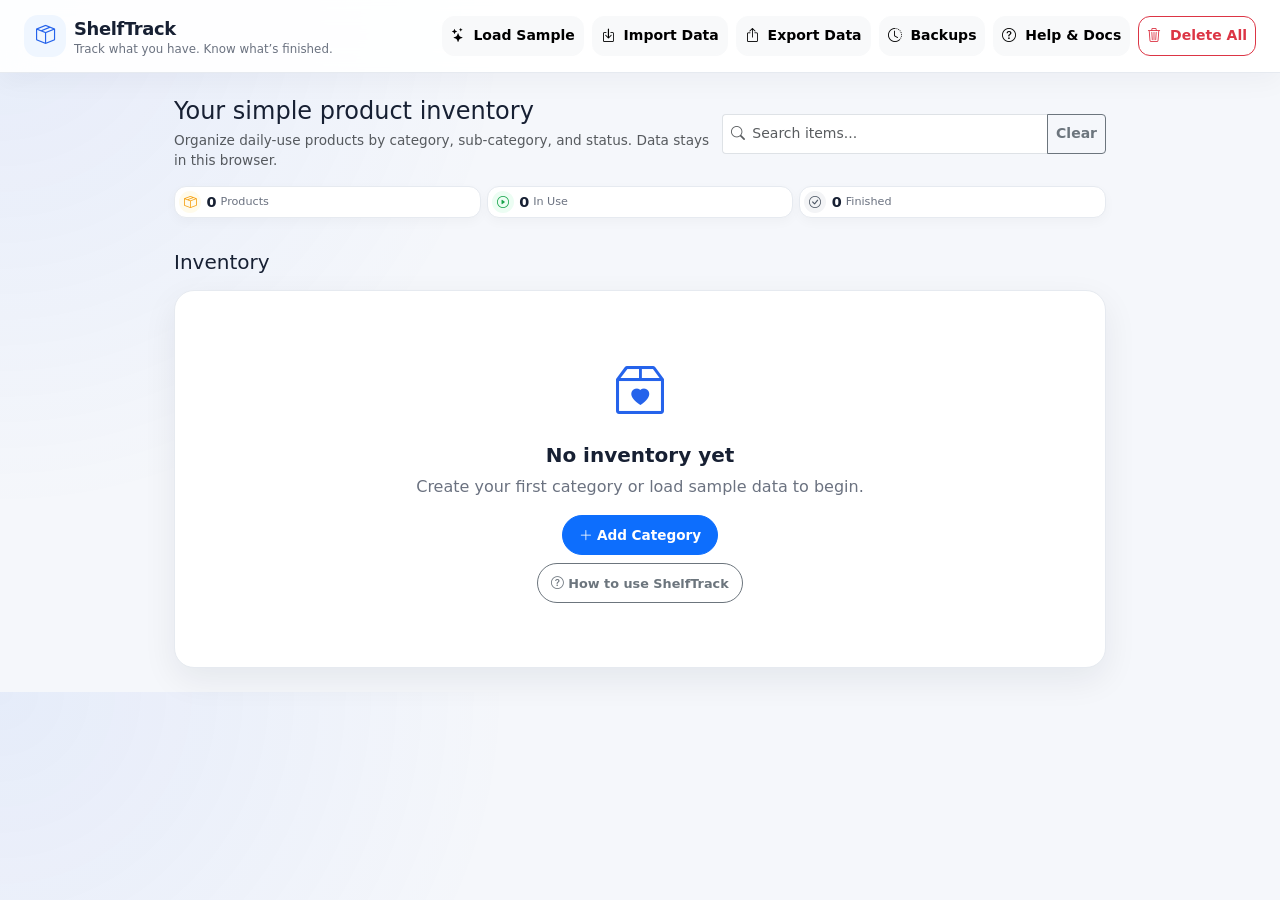
<file: public/index.html>
<!doctype html>
<html lang="en">
<head>
  <meta charset="utf-8">
  <meta name="viewport" content="width=device-width, initial-scale=1">
  <title>ShelfTrack - Personal Product Inventory</title>
  
  <!-- PWA Meta Tags -->
  <link rel="manifest" href="manifest.json">
  <meta name="theme-color" content="#4f46e5">
  <link rel="apple-touch-icon" href="icon.svg">
  <meta name="apple-mobile-web-app-capable" content="yes">
  <meta name="apple-mobile-web-app-status-bar-style" content="black-translucent">
  <meta name="apple-mobile-web-app-title" content="ShelfTrack">

  <link rel="icon" href="data:image/svg+xml,<svg xmlns=%22http://www.w3.org/2000/svg%22 viewBox=%220 0 100 100%22><text y=%22.9em%22 font-size=%2290%22>📦</text></svg>">
  <link href="https://cdn.jsdelivr.net/npm/bootstrap@5.3.3/dist/css/bootstrap.min.css" rel="stylesheet">
  <link href="https://cdn.jsdelivr.net/npm/bootstrap-icons@1.11.3/font/bootstrap-icons.css" rel="stylesheet">
  <link href="assets/css/app.css" rel="stylesheet">
</head>
<body>
  <!-- Register Service Worker -->
  <script>
    if ('serviceWorker' in navigator) {
      window.addEventListener('load', () => {
        navigator.serviceWorker.register('./sw.js').catch(error => {
          console.error('ServiceWorker registration failed: ', error);
        });
      });
    }
  </script>
  <nav class="navbar navbar-expand-lg navbar-light app-navbar sticky-top">
    <div class="container-fluid px-3 px-md-4">
      <a class="navbar-brand d-flex align-items-center gap-2" href="#">
        <span class="brand-icon"><i class="bi bi-box-seam"></i></span>
        <span>
          <strong>ShelfTrack</strong>
          <small class="d-block brand-tagline">Track what you have. Know what’s finished.</small>
        </span>
      </a>

      <button class="navbar-toggler" type="button" data-bs-toggle="collapse" data-bs-target="#topNavbar">
        <span class="navbar-toggler-icon"></span>
      </button>

      <div class="collapse navbar-collapse" id="topNavbar">
        <div class="ms-auto d-flex flex-wrap gap-2 mt-3 mt-lg-0">
          <button id="btnSeedSampleData" class="btn btn-light btn-sm">
            <i class="bi bi-stars me-1"></i> Load Sample
          </button>
          <button id="btnImportJson" class="btn btn-light btn-sm">
            <i class="bi bi-box-arrow-in-down me-1"></i> Import Data
          </button>
          <button id="btnExportJson" class="btn btn-light btn-sm">
            <i class="bi bi-box-arrow-up me-1"></i> Export Data
          </button>
          <button id="btnOpenBackups" class="btn btn-light btn-sm">
            <i class="bi bi-clock-history me-1"></i> Backups
          </button>
          <button id="btnDocs" class="btn btn-light btn-sm">
            <i class="bi bi-question-circle me-1"></i> Help & Docs
          </button>
          <button id="btnDeleteAll" class="btn btn-outline-danger btn-sm">
            <i class="bi bi-trash3 me-1"></i> Delete All
          </button>
        </div>
      </div>
    </div>
  </nav>

  <main class="container-fluid px-3 px-md-4 py-4">
    <section class="mb-3">
      <div class="row align-items-center g-2">
        <div class="col-lg-7 d-none d-lg-block">
          <h1 class="h4 mb-1">Your simple product inventory</h1>
          <p class="mb-0 text-muted" style="font-size:0.85rem;">Organize daily-use products by category, sub-category, and status. Data stays in this browser.</p>
        </div>
        <div class="col-lg-5 col-12">
          <div class="input-group search-container input-group-sm">
            <span class="input-group-text bg-white border-end-0 px-2">
              <i class="bi bi-search text-muted"></i>
            </span>
            <input
              type="text"
              id="searchInput"
              class="form-control border-start-0 ps-0"
              placeholder="Search items..."
              autocomplete="off"
            />
            <button class="btn btn-outline-secondary px-2" type="button" id="btnClearSearch">
              Clear
            </button>
          </div>
        </div>
      </div>
    </section>

    <section id="summaryCards" class="mb-4"></section>

    <section class="d-none d-md-block mb-3">
      <h2 class="h5 mb-1">Inventory</h2>
    </section>

    <section id="emptyState" class="empty-state d-none">
      <i class="bi bi-box2-heart"></i>
      <h3>No inventory yet</h3>
      <p>Create your first category or load sample data to begin.</p>
      <div class="d-flex flex-column align-items-center gap-2 mt-2">
        <button class="btn btn-primary btn-sm d-inline-flex align-items-center justify-content-center" id="btnEmptyAddCategory" style="font-size: 0.85rem; padding: 0.35rem 1rem; border-radius: 20px;">
          <i class="bi bi-plus-lg me-1"></i> Add Category
        </button>
        <a href="docs.html" class="btn btn-outline-secondary btn-sm d-inline-flex align-items-center justify-content-center" style="font-size: 0.8rem; padding: 0.25rem 0.85rem; border-radius: 20px;">
          <i class="bi bi-question-circle me-1"></i> How to use ShelfTrack
        </a>
      </div>
    </section>

    <section id="inventoryContainer"></section>

    <div id="addCategoryActionContainer" class="mt-4">
      <button id="btnAddCategory" class="btn btn-outline-primary w-100 py-3" style="border-radius: 16px; border-style: dashed; border-width: 2px;">
        <i class="bi bi-plus me-2"></i> Add New Category
      </button>
    </div>
  </main>

  <input type="file" id="jsonFileInput" class="d-none" accept="application/json,.json">

  <div class="toast-container position-fixed bottom-0 end-0 p-3" id="toastContainer"></div>

  <!-- Category Modal -->
  <div class="modal fade" id="categoryModal" tabindex="-1" aria-hidden="true">
    <div class="modal-dialog modal-dialog-centered">
      <div class="modal-content">
        <form id="categoryForm">
          <div class="modal-header">
            <h5 class="modal-title" id="categoryModalTitle">Add Category</h5>
            <button type="button" class="btn-close" data-bs-dismiss="modal"></button>
          </div>
          <div class="modal-body">
            <input type="hidden" id="categoryId">
            <label class="form-label" for="categoryName">Category name</label>
            <input class="form-control" id="categoryName" required maxlength="80" placeholder="e.g. Makeup">
          </div>
          <div class="modal-footer">
            <button type="button" class="btn btn-outline-secondary" data-bs-dismiss="modal">Cancel</button>
            <button type="submit" class="btn btn-primary">Save Category</button>
          </div>
        </form>
      </div>
    </div>
  </div>

  <!-- Sub-category Modal -->
  <div class="modal fade" id="subCategoryModal" tabindex="-1" aria-hidden="true">
    <div class="modal-dialog modal-dialog-centered">
      <div class="modal-content">
        <form id="subCategoryForm">
          <div class="modal-header">
            <h5 class="modal-title" id="subCategoryModalTitle">Add Sub-category</h5>
            <button type="button" class="btn-close" data-bs-dismiss="modal"></button>
          </div>
          <div class="modal-body">
            <input type="hidden" id="subCategoryId">
            <input type="hidden" id="subCategoryCategoryId">
            <label class="form-label" for="subCategoryName">Sub-category name</label>
            <input class="form-control" id="subCategoryName" required maxlength="80" placeholder="e.g. Lipsticks">
          </div>
          <div class="modal-footer">
            <button type="button" class="btn btn-outline-secondary" data-bs-dismiss="modal">Cancel</button>
            <button type="submit" class="btn btn-primary">Save Sub-category</button>
          </div>
        </form>
      </div>
    </div>
  </div>

  <!-- Product Modal -->
  <div class="modal fade" id="productModal" tabindex="-1" aria-hidden="true">
    <div class="modal-dialog modal-dialog-centered">
      <div class="modal-content">
        <form id="productForm">
          <div class="modal-header">
            <h5 class="modal-title" id="productModalTitle">Add Product</h5>
            <button type="button" class="btn-close" data-bs-dismiss="modal"></button>
          </div>
          <div class="modal-body">
            <input type="hidden" id="productId">
            <input type="hidden" id="productCategoryId">
            <input type="hidden" id="productSubCategoryId">
            <div class="mb-3">
              <label class="form-label" for="productName">Product name</label>
              <input class="form-control" id="productName" required maxlength="120" placeholder="e.g. Loreal Lips">
            </div>
            <div>
              <label class="form-label" for="productStatus">Status</label>
              <select class="form-select" id="productStatus" required>
                <option value="in_use">In Use</option>
                <option value="finished">Finished</option>
              </select>
            </div>
          </div>
          <div class="modal-footer">
            <button type="button" class="btn btn-outline-secondary" data-bs-dismiss="modal">Cancel</button>
            <button type="submit" class="btn btn-primary">Save Product</button>
          </div>
        </form>
      </div>
    </div>
  </div>

  <!-- Confirm Modal -->
  <div class="modal fade" id="confirmModal" tabindex="-1" aria-hidden="true">
    <div class="modal-dialog modal-dialog-centered">
      <div class="modal-content">
        <div class="modal-header">
          <h5 class="modal-title" id="confirmModalTitle">Confirm Action</h5>
          <button type="button" class="btn-close" data-bs-dismiss="modal"></button>
        </div>
        <div class="modal-body" id="confirmModalBody"></div>
        <div class="modal-footer">
          <button type="button" class="btn btn-outline-secondary" data-bs-dismiss="modal">Cancel</button>
          <button type="button" class="btn btn-danger" id="confirmModalYes">Confirm</button>
        </div>
      </div>
    </div>
  </div>

  <!-- Delete All Modal -->
  <div class="modal fade" id="deleteAllModal" tabindex="-1" aria-hidden="true">
    <div class="modal-dialog modal-dialog-centered">
      <div class="modal-content border-danger">
        <div class="modal-header bg-danger text-white">
          <h5 class="modal-title"><i class="bi bi-exclamation-triangle me-2"></i>Delete All Data</h5>
          <button type="button" class="btn-close btn-close-white" data-bs-dismiss="modal"></button>
        </div>
        <div class="modal-body">
          <p>This will delete all categories, sub-categories, and products from this browser.</p>
          <p class="fw-semibold">A backup copy will be saved locally before deletion.</p>
          <label class="form-label" for="deleteAllConfirmText">Type <code>delete-all</code> to confirm</label>
          <input class="form-control" id="deleteAllConfirmText" placeholder="delete-all">
        </div>
        <div class="modal-footer">
          <button type="button" class="btn btn-outline-secondary" data-bs-dismiss="modal">Cancel</button>
          <button type="button" class="btn btn-danger" id="deleteAllConfirmButton" disabled>Delete Everything</button>
        </div>
      </div>
    </div>
  </div>

  <!-- Backups Modal -->
  <div class="modal fade" id="backupsModal" tabindex="-1" aria-hidden="true">
    <div class="modal-dialog modal-lg modal-dialog-centered modal-dialog-scrollable">
      <div class="modal-content">
        <div class="modal-header">
          <h5 class="modal-title"><i class="bi bi-clock-history me-2"></i>Local Backups</h5>
          <button type="button" class="btn-close" data-bs-dismiss="modal"></button>
        </div>
        <div class="modal-body">
          <div id="backupsList"></div>
        </div>
        <div class="modal-footer">
          <button type="button" class="btn btn-outline-secondary" data-bs-dismiss="modal">Close</button>
        </div>
      </div>
    </div>
  </div>

  <script src="https://cdn.jsdelivr.net/npm/bootstrap@5.3.3/dist/js/bootstrap.bundle.min.js"></script>
  <script type="module" src="assets/js/app.js"></script>
</body>
</html>
</file>
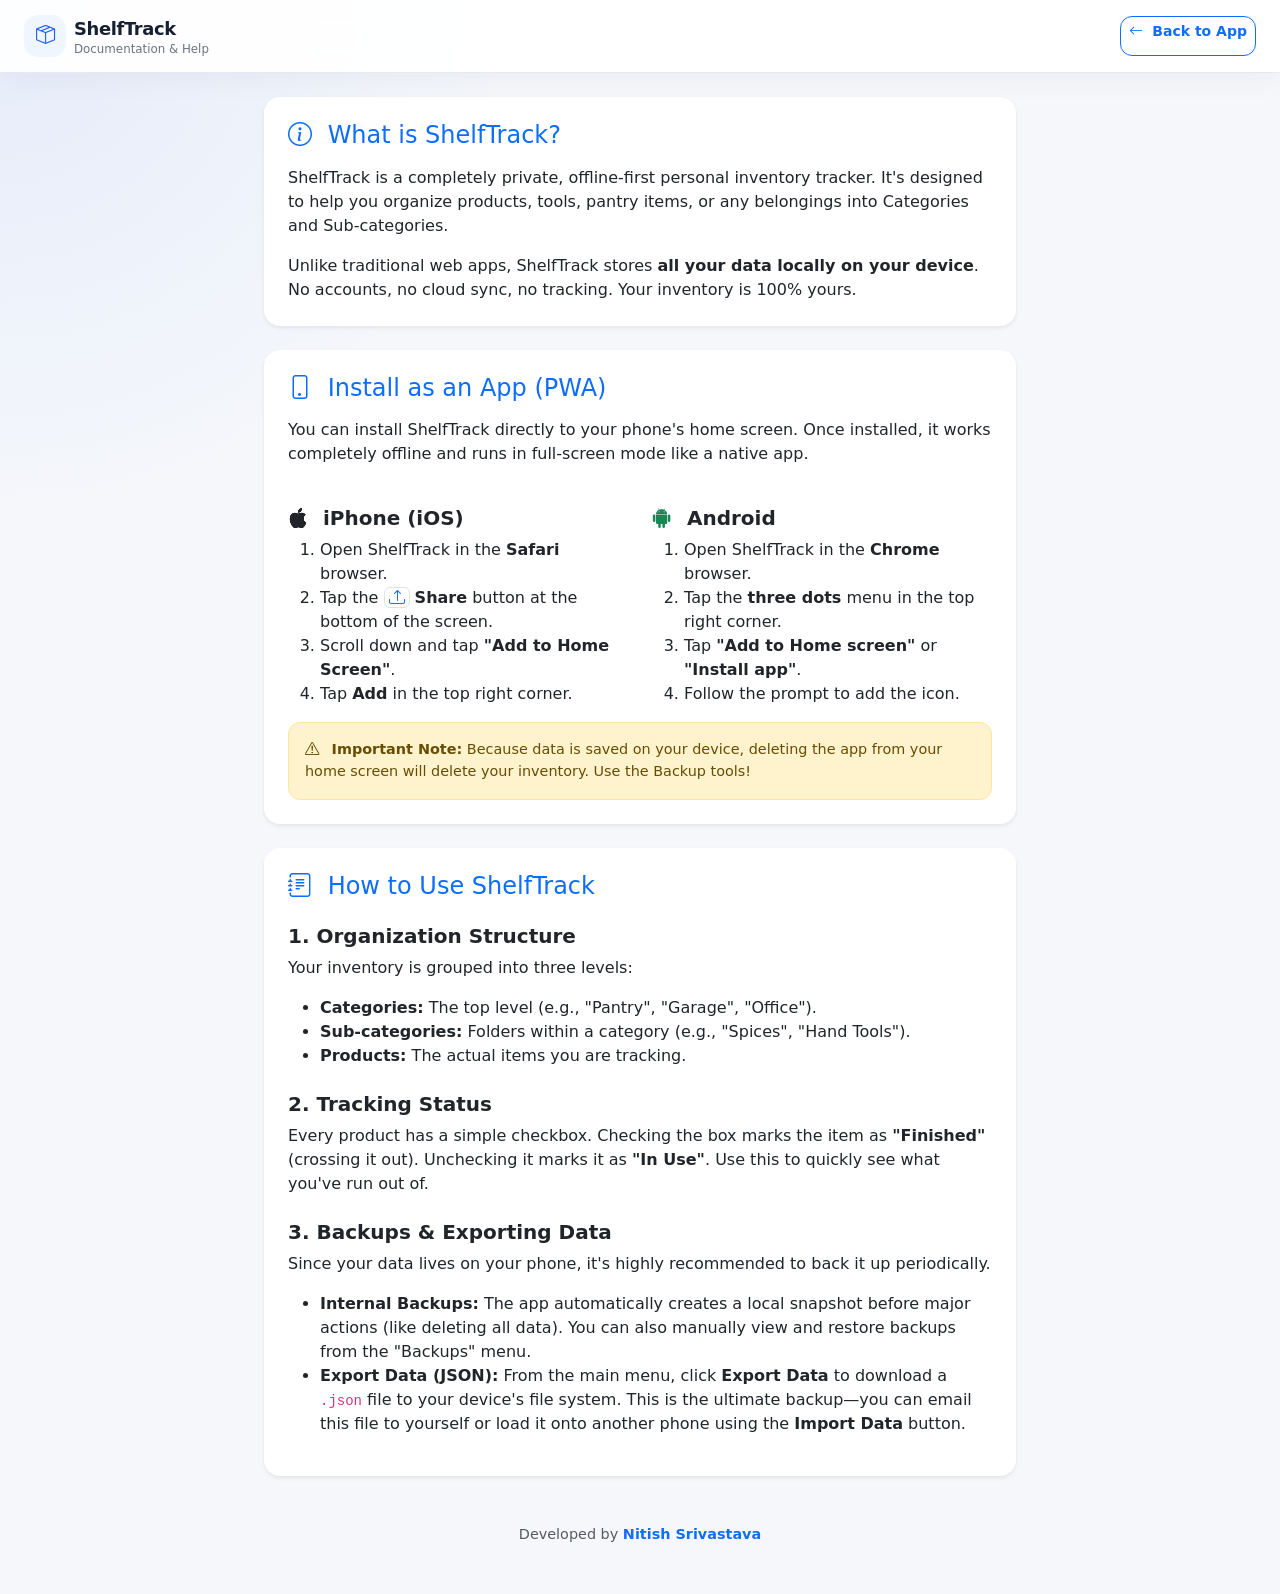
<file: public/docs.html>
<!doctype html>
<html lang="en">
<head>
  <meta charset="utf-8">
  <meta name="viewport" content="width=device-width, initial-scale=1">
  <title>ShelfTrack - Documentation</title>
  
  <!-- PWA Meta Tags -->
  <link rel="manifest" href="manifest.json">
  <meta name="theme-color" content="#4f46e5">
  <link rel="apple-touch-icon" href="icon.svg">
  <meta name="apple-mobile-web-app-capable" content="yes">
  <meta name="apple-mobile-web-app-status-bar-style" content="black-translucent">
  <meta name="apple-mobile-web-app-title" content="ShelfTrack">

  <link rel="icon" href="data:image/svg+xml,<svg xmlns=%22http://www.w3.org/2000/svg%22 viewBox=%220 0 100 100%22><text y=%22.9em%22 font-size=%2290%22>📦</text></svg>">
  <link href="https://cdn.jsdelivr.net/npm/bootstrap@5.3.3/dist/css/bootstrap.min.css" rel="stylesheet">
  <link href="https://cdn.jsdelivr.net/npm/bootstrap-icons@1.11.3/font/bootstrap-icons.css" rel="stylesheet">
  <link href="assets/css/app.css" rel="stylesheet">
</head>
<body>
  <nav class="navbar navbar-expand-lg navbar-light app-navbar sticky-top">
    <div class="container-fluid px-3 px-md-4">
      <a class="navbar-brand d-flex align-items-center gap-2" href="index.html">
        <span class="brand-icon"><i class="bi bi-box-seam"></i></span>
        <span>
          <strong>ShelfTrack</strong>
          <small class="d-block brand-tagline">Documentation & Help</small>
        </span>
      </a>
      <div class="ms-auto">
        <a href="index.html" class="btn btn-outline-primary btn-sm">
          <i class="bi bi-arrow-left me-1"></i> Back to App
        </a>
      </div>
    </div>
  </nav>

  <main class="container-fluid px-3 px-md-4 py-4" style="max-width: 800px; margin: 0 auto;">
    
    <div class="card shadow-sm border-0 mb-4" style="border-radius: 16px;">
      <div class="card-body p-4">
        <h2 class="h4 text-primary mb-3"><i class="bi bi-info-circle me-2"></i> What is ShelfTrack?</h2>
        <p>ShelfTrack is a completely private, offline-first personal inventory tracker. It's designed to help you organize products, tools, pantry items, or any belongings into Categories and Sub-categories.</p>
        <p class="mb-0">Unlike traditional web apps, ShelfTrack stores <strong>all your data locally on your device</strong>. No accounts, no cloud sync, no tracking. Your inventory is 100% yours.</p>
      </div>
    </div>

    <div class="card shadow-sm border-0 mb-4" style="border-radius: 16px;">
      <div class="card-body p-4">
        <h2 class="h4 text-primary mb-3"><i class="bi bi-phone me-2"></i> Install as an App (PWA)</h2>
        <p>You can install ShelfTrack directly to your phone's home screen. Once installed, it works completely offline and runs in full-screen mode like a native app.</p>
        
        <div class="row g-4 mt-1">
          <div class="col-md-6">
            <h5 class="fw-bold"><i class="bi bi-apple me-2 text-dark"></i> iPhone (iOS)</h5>
            <ol class="mb-0">
              <li>Open ShelfTrack in the <strong>Safari</strong> browser.</li>
              <li>Tap the <i class="bi bi-upload border rounded px-1 text-primary"></i> <strong>Share</strong> button at the bottom of the screen.</li>
              <li>Scroll down and tap <strong>"Add to Home Screen"</strong>.</li>
              <li>Tap <strong>Add</strong> in the top right corner.</li>
            </ol>
          </div>
          <div class="col-md-6">
            <h5 class="fw-bold"><i class="bi bi-android2 me-2 text-success"></i> Android</h5>
            <ol class="mb-0">
              <li>Open ShelfTrack in the <strong>Chrome</strong> browser.</li>
              <li>Tap the <strong>three dots</strong> menu in the top right corner.</li>
              <li>Tap <strong>"Add to Home screen"</strong> or <strong>"Install app"</strong>.</li>
              <li>Follow the prompt to add the icon.</li>
            </ol>
          </div>
        </div>
        <div class="alert alert-warning mt-3 mb-0" role="alert" style="border-radius: 12px; font-size: 0.9rem;">
          <i class="bi bi-exclamation-triangle me-2"></i> <strong>Important Note:</strong> Because data is saved on your device, deleting the app from your home screen will delete your inventory. Use the Backup tools!
        </div>
      </div>
    </div>

    <div class="card shadow-sm border-0 mb-4" style="border-radius: 16px;">
      <div class="card-body p-4">
        <h2 class="h4 text-primary mb-3"><i class="bi bi-journal-text me-2"></i> How to Use ShelfTrack</h2>
        
        <h5 class="fw-bold mt-4">1. Organization Structure</h5>
        <p>Your inventory is grouped into three levels:</p>
        <ul>
          <li><strong>Categories:</strong> The top level (e.g., "Pantry", "Garage", "Office").</li>
          <li><strong>Sub-categories:</strong> Folders within a category (e.g., "Spices", "Hand Tools").</li>
          <li><strong>Products:</strong> The actual items you are tracking.</li>
        </ul>

        <h5 class="fw-bold mt-4">2. Tracking Status</h5>
        <p>Every product has a simple checkbox. Checking the box marks the item as <strong>"Finished"</strong> (crossing it out). Unchecking it marks it as <strong>"In Use"</strong>. Use this to quickly see what you've run out of.</p>

        <h5 class="fw-bold mt-4">3. Backups & Exporting Data</h5>
        <p>Since your data lives on your phone, it's highly recommended to back it up periodically.</p>
        <ul>
          <li><strong>Internal Backups:</strong> The app automatically creates a local snapshot before major actions (like deleting all data). You can also manually view and restore backups from the "Backups" menu.</li>
          <li><strong>Export Data (JSON):</strong> From the main menu, click <strong>Export Data</strong> to download a <code>.json</code> file to your device's file system. This is the ultimate backup—you can email this file to yourself or load it onto another phone using the <strong>Import Data</strong> button.</li>
        </ul>
      </div>
    </div>
    <footer class="text-center mt-5 mb-4 text-muted" style="font-size: 0.9rem;">
      <p>Developed by <a href="https://www.linkedin.com/in/nitish-srivastava-353a61129/" target="_blank" rel="noopener" class="text-decoration-none fw-bold text-primary">Nitish Srivastava</a></p>
    </footer>

  </main>
</body>
</html>
</file>
<file: public/assets/css/app.css>
:root {
  --app-bg: #f5f7fb;
  --app-card: #ffffff;
  --app-text: #172033;
  --app-muted: #6b7280;
  --app-border: #e6eaf0;

  --app-primary: #2563eb;
  --app-primary-dark: #1d4ed8;
  --app-primary-soft: #eff6ff;

  --app-success: #16a34a;
  --app-success-soft: #ecfdf3;

  --app-warning: #f59e0b;
  --app-warning-soft: #fffbeb;

  --app-danger: #dc2626;
  --app-danger-soft: #fef2f2;

  --app-radius: 20px;
  --app-shadow: 0 12px 34px rgba(15, 23, 42, 0.07);
}

* {
  -webkit-tap-highlight-color: transparent;
}

body {
  background:
          radial-gradient(circle at top left, rgba(37, 99, 235, 0.08), transparent 32rem),
          var(--app-bg);
  color: var(--app-text);
  font-family: Inter, system-ui, -apple-system, BlinkMacSystemFont, "Segoe UI", sans-serif;
}

button,
.btn,
.form-control,
.form-select {
  min-height: 40px;
}

.btn {
  border-radius: 12px;
  font-weight: 600;
}

.app-navbar {
  background: rgba(255, 255, 255, 0.92);
  backdrop-filter: blur(14px);
  border-bottom: 1px solid var(--app-border);
  box-shadow: 0 8px 28px rgba(15, 23, 42, 0.04);
}

.navbar-brand {
  min-width: 0;
}

.brand-icon {
  width: 42px;
  height: 42px;
  flex: 0 0 42px;
  display: inline-flex;
  align-items: center;
  justify-content: center;
  border-radius: 14px;
  background: var(--app-primary-soft);
  color: var(--app-primary);
  font-size: 1.2rem;
}

.navbar-brand strong {
  color: var(--app-text);
  font-size: 1.12rem;
  letter-spacing: -0.02em;
}

.brand-tagline {
  font-size: 0.74rem;
  color: var(--app-muted);
  margin-top: -2px;
}

.navbar-toggler {
  border: 0;
  box-shadow: none !important;
}

main.container-fluid {
  max-width: 980px;
  margin: 0 auto;
}

.hero-card {
  background: var(--app-card);
  border: 1px solid var(--app-border);
  border-radius: var(--app-radius);
  box-shadow: var(--app-shadow);
  padding: 1.25rem;
}

.hero-card h1 {
  font-size: 1.35rem;
  font-weight: 750;
  letter-spacing: -0.03em;
}

.hero-card p {
  color: var(--app-muted);
}

.search-box {
  border-radius: 16px;
  overflow: hidden;
  border: 1px solid var(--app-border);
  background: #ffffff;
}

.search-box .input-group-text,
.search-box .form-control,
.search-box .btn {
  border: 0;
  background: #ffffff;
  box-shadow: none !important;
}

.search-box .form-control {
  font-size: 0.95rem;
}

/* Summary chips */

.summary-chips-container {
  display: flex;
  gap: 0.35rem;
  flex-wrap: nowrap;
  padding-bottom: 0.5rem;
}

.summary-chip {
  flex: 1 1 0;
  min-width: 0;
  background: var(--app-card);
  border: 1px solid var(--app-border);
  border-radius: 12px;
  padding: 0.25rem 0.35rem 0.25rem 0.25rem;
  box-shadow: 0 4px 12px rgba(15, 23, 42, 0.03);
  display: flex;
  align-items: center;
  gap: 0.35rem;
}

.summary-chip-icon {
  width: 22px;
  height: 22px;
  flex: 0 0 22px;
  border-radius: 50%;
  display: inline-flex;
  align-items: center;
  justify-content: center;
  font-size: 0.75rem;
}

.summary-chip-content {
  display: flex;
  align-items: center;
  gap: 0.25rem;
  min-width: 0;
  overflow: hidden;
}

.summary-chip-value {
  font-size: 0.9rem;
  font-weight: 800;
  line-height: 1;
}

.summary-chip-label {
  font-size: 0.7rem;
  color: var(--app-muted);
  font-weight: 500;
  white-space: nowrap;
  overflow: hidden;
  text-overflow: ellipsis;
}

.summary-primary .summary-chip-icon {
  background: var(--app-primary-soft);
  color: var(--app-primary);
}

.summary-info .summary-chip-icon {
  background: #eef2ff;
  color: #4f46e5;
}

.summary-warning .summary-chip-icon {
  background: var(--app-warning-soft);
  color: var(--app-warning);
}

.summary-success .summary-chip-icon {
  background: var(--app-success-soft);
  color: var(--app-success);
}

.summary-muted .summary-chip-icon {
  background: #f3f4f6;
  color: #4b5563;
}

/* Inventory */

.inventory-card {
  background: var(--app-card);
  border: 1px solid var(--app-border);
  border-radius: var(--app-radius);
  box-shadow: var(--app-shadow);
  margin-bottom: 1rem;
}

.category-header {
  display: grid;
  grid-template-columns: minmax(0, 1fr) auto;
  gap: 0.75rem;
  align-items: center;
  padding: 1rem;
  background: linear-gradient(180deg, #ffffff, #fbfcff);
  border-bottom: 1px solid var(--app-border);
}

.category-toggle {
  border: 0;
  background: transparent;
  padding: 0;
  min-width: 0;
  display: grid;
  grid-template-columns: 42px minmax(0, 1fr) 28px;
  align-items: center;
  gap: 0.75rem;
  text-align: left;
  color: var(--app-text);
}

.category-icon {
  width: 32px;
  height: 32px;
  border-radius: 10px;
  display: inline-flex;
  align-items: center;
  justify-content: center;
  background: var(--app-primary-soft);
  color: var(--app-primary);
  font-size: 1rem;
}

.category-title-wrap,
.subcategory-title-wrap {
  min-width: 0;
  display: flex;
  align-items: center;
  gap: 0.5rem;
}

.category-title,
.subcategory-title {
  font-weight: 750;
  letter-spacing: -0.02em;
  overflow: hidden;
  text-overflow: ellipsis;
  white-space: nowrap;
}

.category-title {
  font-size: 1.08rem;
}

.category-count,
.subcategory-count {
  color: var(--app-muted);
  font-size: 0.78rem;
  white-space: nowrap;
  flex-shrink: 0;
}

.toggle-chevron {
  transition: transform 0.2s ease;
}

.category-toggle[aria-expanded="true"] .toggle-chevron,
.subcategory-toggle[aria-expanded="true"] .toggle-chevron {
  transform: rotate(90deg);
}

.category-actions,
.subcategory-actions,
.product-actions {
  display: flex;
  align-items: center;
  gap: 0.45rem;
}

.action-main-btn {
  display: inline-flex;
  align-items: center;
  gap: 0.35rem;
  white-space: nowrap;
}

.icon-action-btn {
  width: 38px;
  height: 38px;
  min-height: 38px;
  padding: 0;
  border-radius: 12px;
  display: inline-flex;
  align-items: center;
  justify-content: center;
}

.subcategory-list {
  padding: 0.85rem;
}

.subcategory-card {
  border: 1px solid var(--app-border);
  background: #ffffff;
  border-radius: 18px;
  margin-bottom: 0.75rem;
}

.subcategory-card:last-child {
  margin-bottom: 0;
}

.subcategory-title {
  font-size: 0.98rem;
}

.product-list {
  padding: 0 0.85rem 0.65rem;
}

.product-row {
  border-top: 1px dashed #e5e7eb;
}

.product-info {
  min-width: 0;
}

.product-name {
  font-weight: 650;
  font-size: 0.95rem;
  overflow-wrap: anywhere;
  margin-bottom: 0.4rem;
}

.status-badge {
  border: 0;
  border-radius: 999px;
  min-height: auto;
  padding: 0.28rem 0.65rem;
  font-size: 0.74rem;
  font-weight: 750;
  display: inline-flex;
  align-items: center;
  gap: 0.3rem;
}

.status-in-use {
  background: var(--app-success-soft);
  color: var(--app-success);
}

.status-finished {
  background: #f3f4f6;
  color: #4b5563;
}

.small-empty-row {
  color: var(--app-muted);
  font-size: 0.9rem;
  padding: 0.8rem;
}

.empty-state {
  text-align: center;
  padding: 4rem 1rem;
  background: var(--app-card);
  border: 1px solid var(--app-border);
  border-radius: var(--app-radius);
  box-shadow: var(--app-shadow);
}

.empty-state > i {
  font-size: 3rem;
  color: var(--app-primary);
}

.empty-state h3 {
  margin-top: 1rem;
  font-size: 1.25rem;
  font-weight: 750;
}

.empty-state p {
  color: var(--app-muted);
}

/* Backups / Modals / Toast */

.backup-item {
  border: 1px solid var(--app-border);
  border-radius: 16px;
  padding: 1rem;
  margin-bottom: 0.75rem;
  background: #fff;
}

.modal-content {
  border: 0;
  border-radius: 22px;
  box-shadow: 0 24px 80px rgba(15, 23, 42, 0.18);
}

.modal-header,
.modal-footer {
  border-color: var(--app-border);
}

.toast {
  border-radius: 16px;
}


/* Dropdown */
.dropdown-menu {
  padding: 0.25rem 0 !important;
}

.dropdown-item {
  padding: 0.35rem 1rem !important;
  font-size: 0.85rem !important;
}

.dropdown-divider {
  margin: 0.25rem 0 !important;
}

/* Mobile */

@media (max-width: 768px) {
  body {
    font-size: 0.95rem;
  }

  main.container-fluid {
    padding: 0.85rem !important;
  }

  .app-navbar .container-fluid {
    padding-left: 0.85rem !important;
    padding-right: 0.85rem !important;
  }

  .brand-icon {
    width: 38px;
    height: 38px;
    flex-basis: 38px;
  }

  .navbar-brand strong {
    font-size: 1rem;
  }

  .brand-tagline {
    display: none !important;
  }

  #topNavbar .ms-auto {
    display: grid !important;
    grid-template-columns: 1fr 1fr;
    gap: 0.6rem !important;
    width: 100%;
    margin-top: 0.85rem !important;
  }

  #topNavbar .btn {
    width: 100%;
    justify-content: center;
    min-height: 44px;
  }

  .hero-card {
    padding: 1rem;
    border-radius: 18px;
    margin-bottom: 0.85rem !important;
  }

  .hero-card h1 {
    font-size: 1.05rem;
    margin-bottom: 0.25rem !important;
  }

  .hero-card p {
    font-size: 0.84rem;
    line-height: 1.35;
  }

  #summaryCards {
    margin-bottom: 0.5rem !important;
  }

  section.d-flex.flex-wrap.justify-content-between {
    align-items: stretch !important;
    margin-bottom: 0.8rem !important;
  }

  section.d-flex.flex-wrap.justify-content-between > div:first-child {
    width: 100%;
  }

  section.d-flex.flex-wrap.justify-content-between h2 {
    font-size: 1.05rem;
    margin-bottom: 0.1rem !important;
  }

  section.d-flex.flex-wrap.justify-content-between .text-muted {
    font-size: 0.8rem;
  }

  section.d-flex.flex-wrap.justify-content-between > div:last-child {
    display: grid !important;
    grid-template-columns: 1fr 1fr;
    gap: 0.6rem !important;
    width: 100%;
  }

  #btnSeedSampleData,
  #btnAddCategory {
    width: 100%;
    min-height: 44px;
  }

  .inventory-card {
    border-radius: 18px;
    margin-bottom: 0.85rem;
  }



  .icon-action-btn {
    width: 28px !important;
    height: 28px !important;
    min-height: 28px !important;
    padding: 0 !important;
    font-size: 0.9rem;
  }

  .subcategory-list {
    padding: 0.75rem;
  }

  .subcategory-card {
    border-radius: 16px;
  }

  .product-actions {
    justify-content: flex-start;
  }

  .modal-dialog {
    margin: 0.75rem;
  }

  .modal-footer {
    display: grid;
    grid-template-columns: 1fr 1fr;
    gap: 0.6rem;
  }

  .modal-footer .btn {
    width: 100%;
    margin: 0 !important;
    min-height: 44px;
  }

  .toast-container {
    left: 0 !important;
    right: 0 !important;
    bottom: 0 !important;
    padding: 0.75rem !important;
  }

  .toast {
    width: 100%;
  }
}

@media (max-width: 420px) {
  #topNavbar .ms-auto {
    grid-template-columns: 1fr;
  }

  section.d-flex.flex-wrap.justify-content-between > div:last-child {
    grid-template-columns: 1fr;
  }

  .category-title,
  .subcategory-title {
    white-space: normal;
  }

  .icon-action-btn {
    width: 28px !important;
    height: 28px !important;
    min-height: 28px !important;
    padding: 0 !important;
    font-size: 0.85rem !important;
  }
}
</file>
